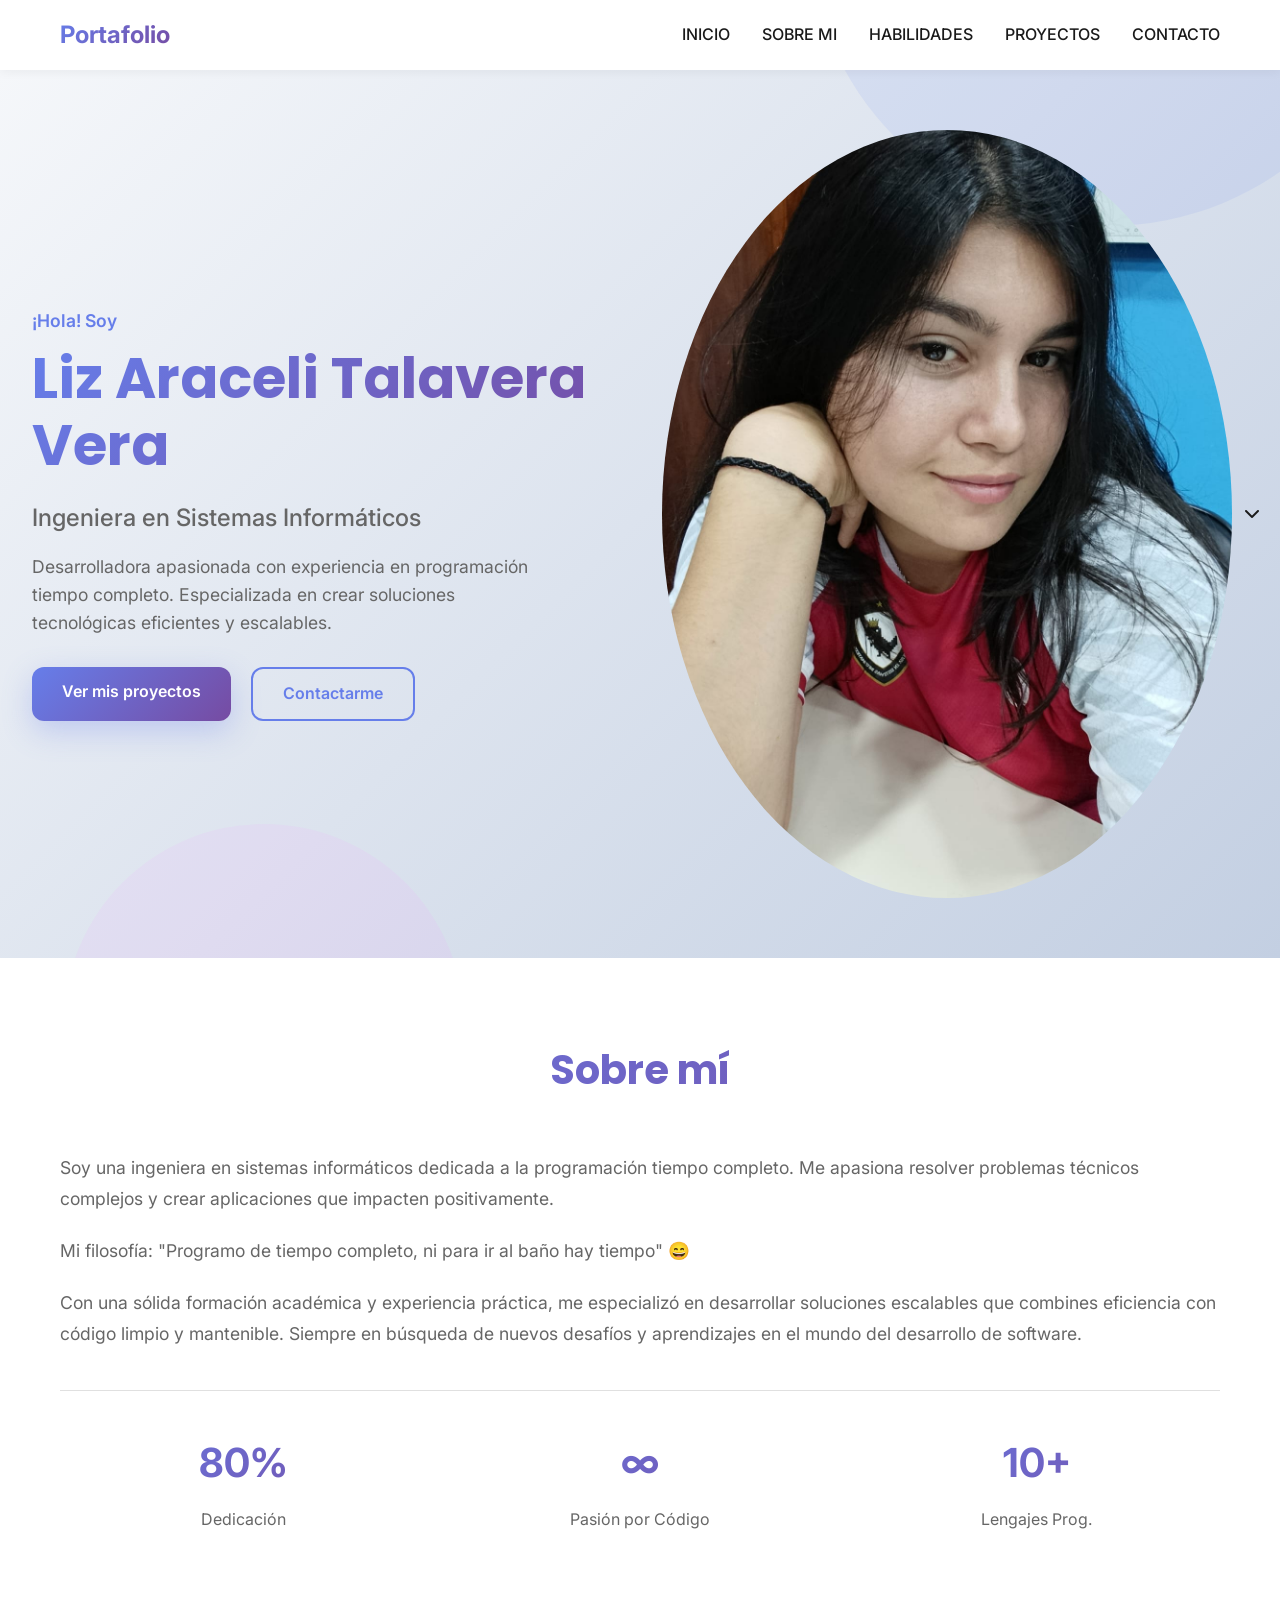
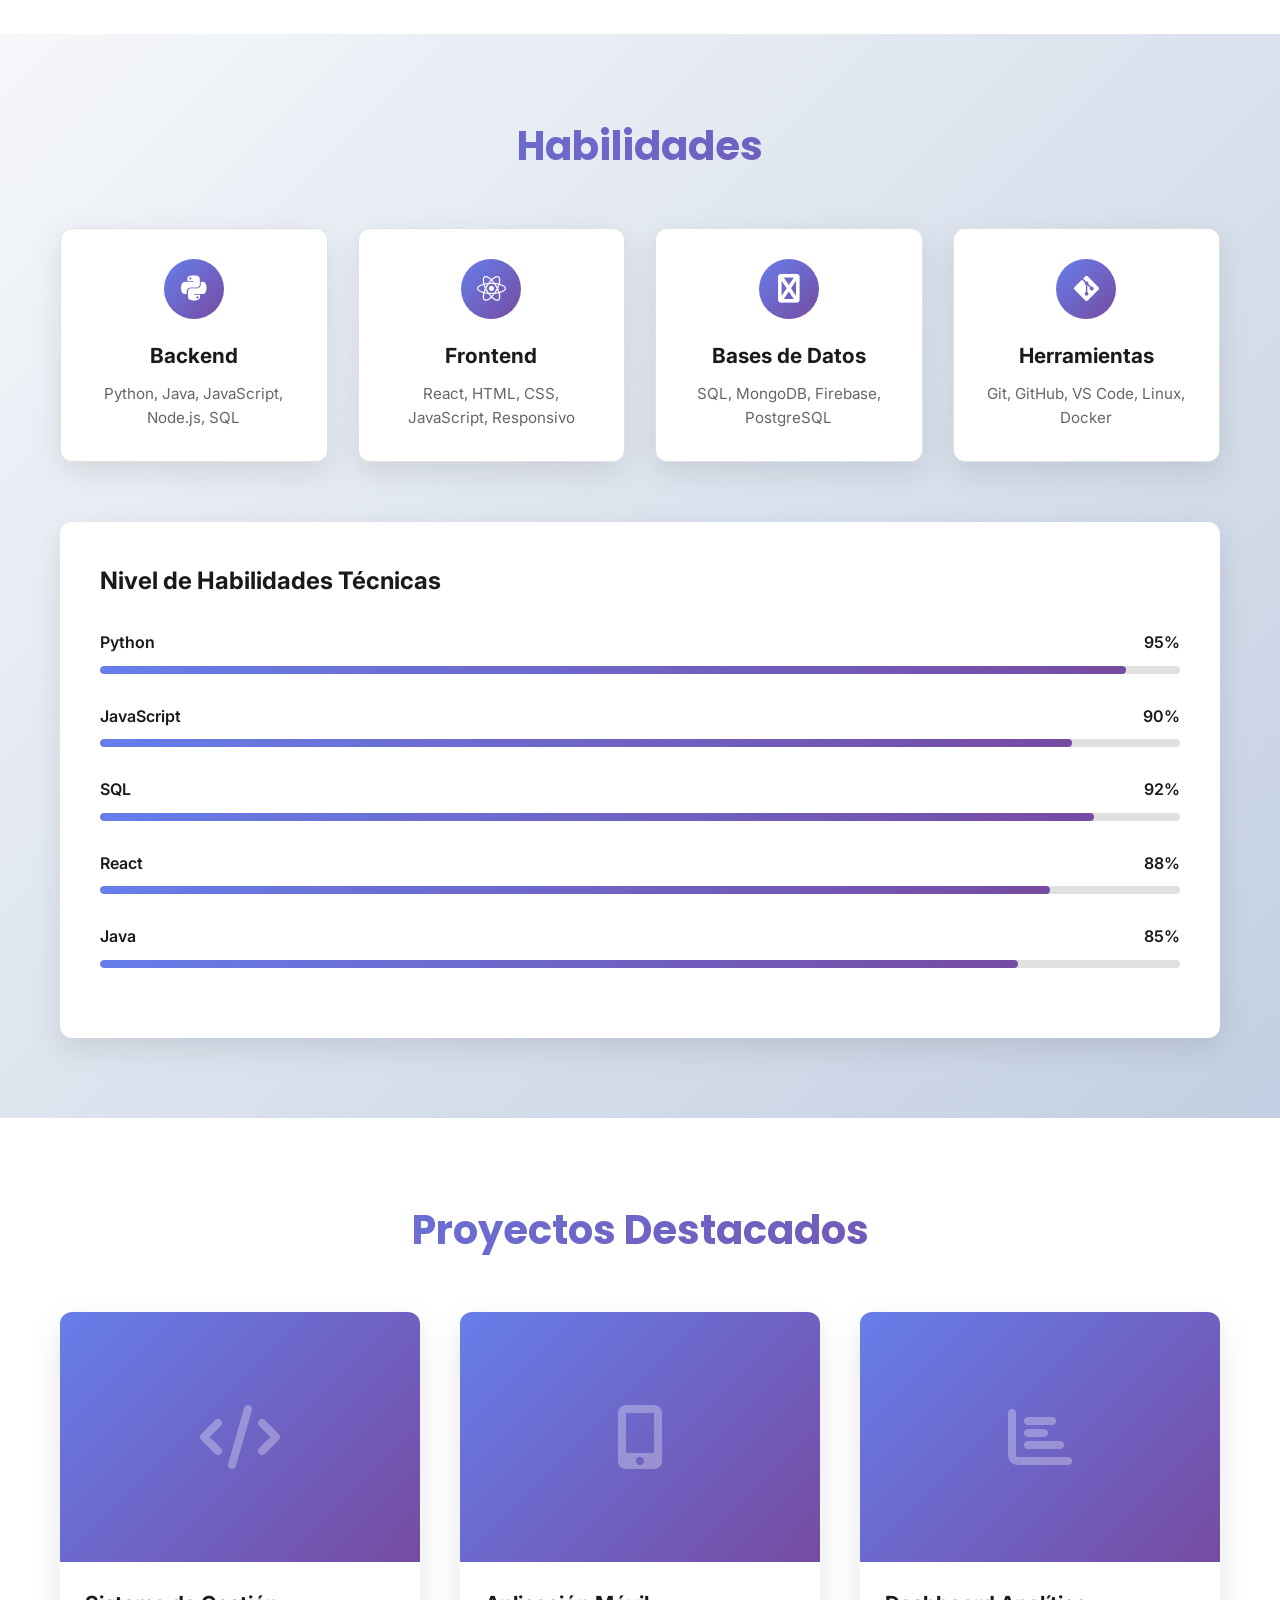
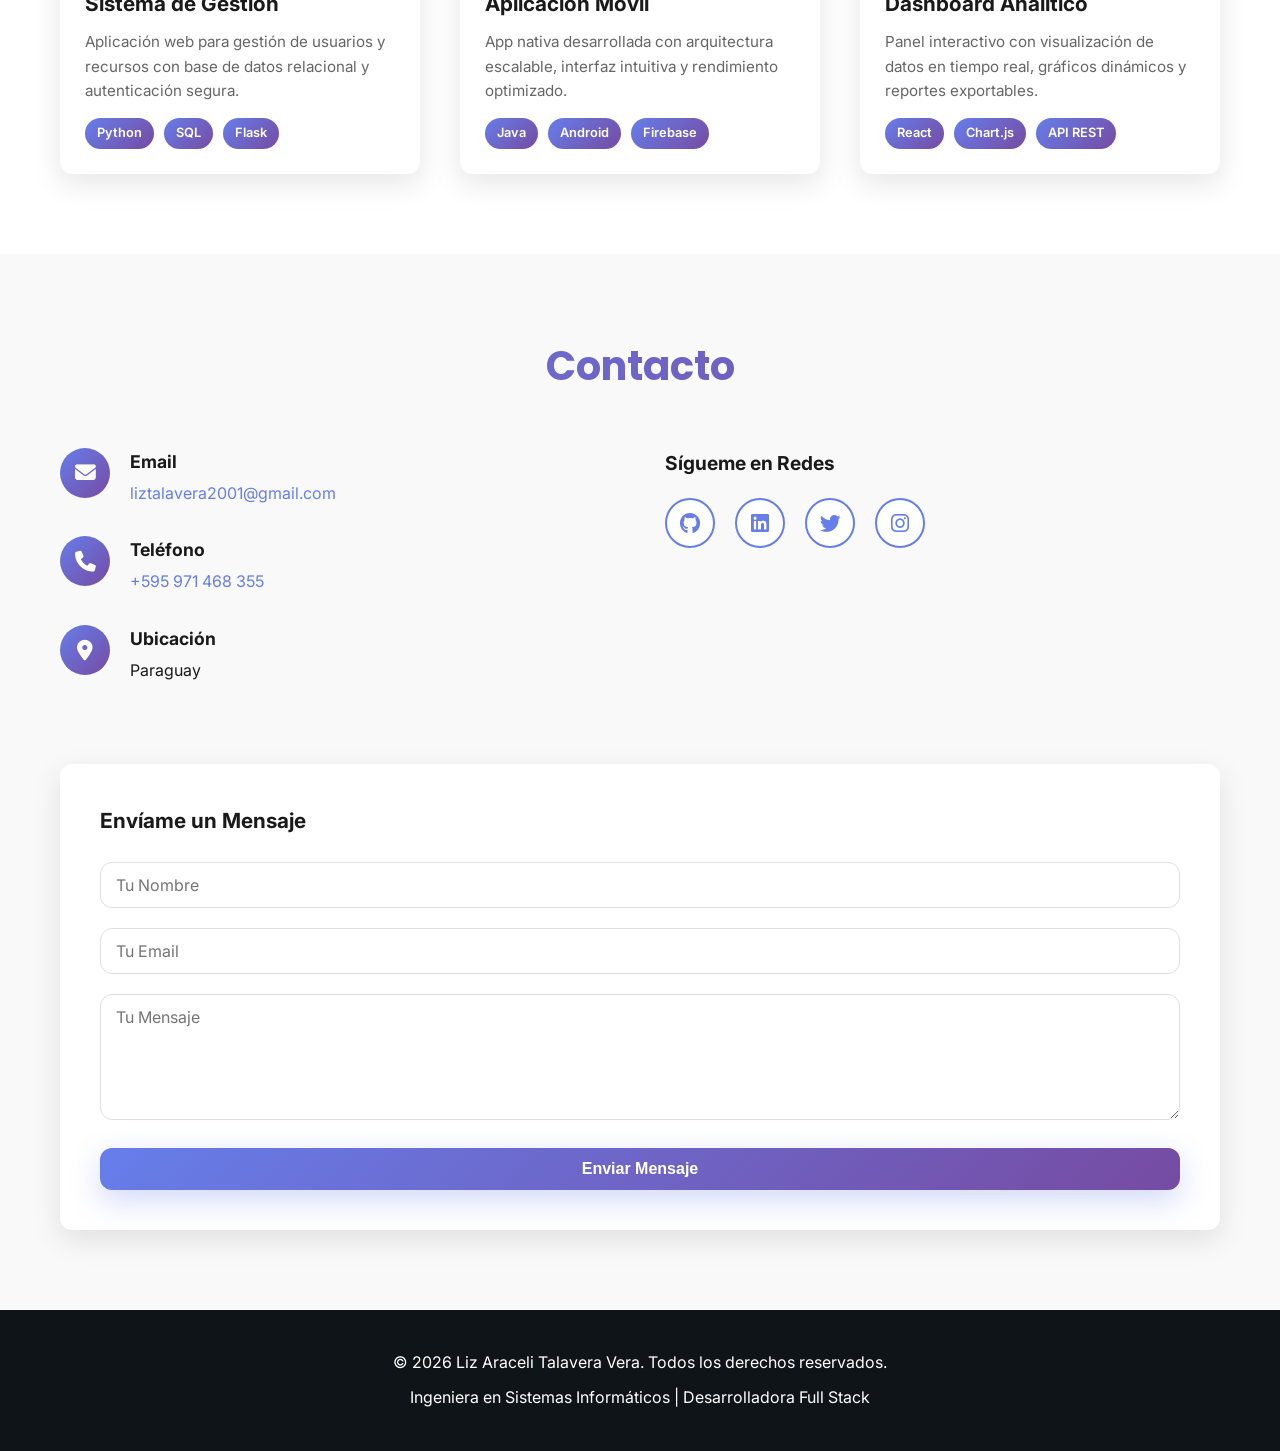
<file: index.html>
<!DOCTYPE html>
<html lang="es">
<head>
    <meta charset="UTF-8">
    <meta name="viewport" content="width=device-width, initial-scale=1.0">
    <title>Liz Araceli Talavera Vera | Ingeniera en Sistemas Informáticos</title>
    <link rel="stylesheet" href="CSS/estilos.css">
    <link rel="stylesheet" href="https://cdnjs.cloudflare.com/ajax/libs/font-awesome/6.4.0/css/all.min.css">
    <link href="https://fonts.googleapis.com/css2?family=Poppins:wght@300;400;600;700&family=Inter:wght@300;400;500;600&display=swap" rel="stylesheet">
</head>
<body>
    <!-- Navegación -->
    <nav class="navbar">
        <div class="nav-container">
            <div class="nav-brand">Portafolio</div>
            <ul class="nav-menu">
                <li><a href="#inicio" class="nav-link">INICIO</a></li>
                <li><a href="#sobre" class="nav-link">SOBRE MI</a></li>
                <li><a href="#habilidades" class="nav-link">HABILIDADES</a></li>
                <li><a href="#proyectos" class="nav-link">PROYECTOS</a></li>
                <li><a href="#contacto" class="nav-link">CONTACTO</a></li>
            </ul>
            <div class="hamburger">
                <span></span>
                <span></span>
                <span></span>
            </div>
        </div>
    </nav>

    <!-- Sección Hero / Inicio -->
    <section id="inicio" class="hero">
        <div class="hero-content">
            <div class="hero-text animate-fade-in">
                <span class="greeting">¡Hola! Soy</span>
                <h1 class="hero-title">Liz Araceli Talavera Vera</h1>
                <p class="hero-subtitle">Ingeniera en Sistemas Informáticos</p>
                <p class="hero-description">Desarrolladora apasionada con experiencia en programación tiempo completo. Especializada en crear soluciones tecnológicas eficientes y escalables.</p>
                <div class="hero-buttons">
                    <a href="#proyectos" class="btn btn-primary">Ver mis proyectos</a>
                    <a href="#contacto" class="btn btn-secondary">Contactarme</a>
                </div>
            </div>
            <div class="hero-image animate-slide-up">
                <div class="profile-avatar">
                    <img src="IMG/407e36db-68a6-4bf4-9716-3026d8a4002d.jpg" class="profile-photo" alt="Liz Araceli Talavera Vera">
                </div>
            </div>
        </div>
        <div class="scroll-indicator">
            <i class="fas fa-chevron-down"></i>
        </div>
    </section>

    <!-- Sección Sobre mí -->
    <section id="sobre" class="about">
        <div class="container">
            <h2 class="section-title">Sobre mí</h2>
            <div class="about-content">
                <div class="about-text fade-in-on-scroll">
                    <p>
                        Soy una ingeniera en sistemas informáticos dedicada a la programación tiempo completo. 
                        Me apasiona resolver problemas técnicos complejos y crear aplicaciones que impacten positivamente.
                    </p>
                    <p>
                        Mi filosofía: "Programo de tiempo completo, ni para ir al baño hay tiempo" 😄
                    </p>
                    <p>
                        Con una sólida formación académica y experiencia práctica, me especializó en desarrollar soluciones 
                        escalables que combines eficiencia con código limpio y mantenible. Siempre en búsqueda de nuevos desafíos 
                        y aprendizajes en el mundo del desarrollo de software.
                    </p>
                    <div class="about-stats">
                        <div class="stat">
                            <h3>100%</h3>
                            <p>Dedicación</p>
                        </div>
                        <div class="stat">
                            <h3>∞</h3>
                            <p>Pasión por Código</p>
                        </div>
                        <div class="stat">
                            <h3>10+</h3>
                            <p>Lengajes Prog.</p>
                        </div>
                    </div>
                </div>
            </div>
        </div>
    </section>

    <!-- Sección Habilidades -->
    <section id="habilidades" class="skills">
        <div class="container">
            <h2 class="section-title">Habilidades</h2>
            <div class="skills-grid">
                <div class="skill-card fade-in-on-scroll">
                    <div class="skill-icon">
                        <i class="fab fa-python"></i>
                    </div>
                    <h3>Backend</h3>
                    <p>Python, Java, JavaScript, Node.js, SQL</p>
                </div>
                <div class="skill-card fade-in-on-scroll">
                    <div class="skill-icon">
                        <i class="fab fa-react"></i>
                    </div>
                    <h3>Frontend</h3>
                    <p>React, HTML, CSS, JavaScript, Responsivo</p>
                </div>
                <div class="skill-card fade-in-on-scroll">
                    <div class="skill-icon">
                        <i class="fab fa-database"></i>
                    </div>
                    <h3>Bases de Datos</h3>
                    <p>SQL, MongoDB, Firebase, PostgreSQL</p>
                </div>
                <div class="skill-card fade-in-on-scroll">
                    <div class="skill-icon">
                        <i class="fab fa-git-alt"></i>
                    </div>
                    <h3>Herramientas</h3>
                    <p>Git, GitHub, VS Code, Linux, Docker</p>
                </div>
            </div>

            <div class="skills-technical">
                <h3>Nivel de Habilidades Técnicas</h3>
                <div class="skill-bar fade-in-on-scroll">
                    <div class="skill-label">
                        <span>Python</span>
                        <span>95%</span>
                    </div>
                    <div class="progress-bar">
                        <div class="progress" style="width: 95%"></div>
                    </div>
                </div>
                <div class="skill-bar fade-in-on-scroll">
                    <div class="skill-label">
                        <span>JavaScript</span>
                        <span>90%</span>
                    </div>
                    <div class="progress-bar">
                        <div class="progress" style="width: 90%"></div>
                    </div>
                </div>
                <div class="skill-bar fade-in-on-scroll">
                    <div class="skill-label">
                        <span>SQL</span>
                        <span>92%</span>
                    </div>
                    <div class="progress-bar">
                        <div class="progress" style="width: 92%"></div>
                    </div>
                </div>
                <div class="skill-bar fade-in-on-scroll">
                    <div class="skill-label">
                        <span>React</span>
                        <span>88%</span>
                    </div>
                    <div class="progress-bar">
                        <div class="progress" style="width: 88%"></div>
                    </div>
                </div>
                <div class="skill-bar fade-in-on-scroll">
                    <div class="skill-label">
                        <span>Java</span>
                        <span>85%</span>
                    </div>
                    <div class="progress-bar">
                        <div class="progress" style="width: 85%"></div>
                    </div>
                </div>
            </div>
        </div>
    </section>

    <!-- Sección Proyectos -->
    <section id="proyectos" class="projects">
        <div class="container">
            <h2 class="section-title">Proyectos Destacados</h2>
            <div class="projects-grid">
                <div class="project-card fade-in-on-scroll">
                    <div class="project-image">
                        <div class="project-placeholder">
                            <i class="fas fa-code"></i>
                        </div>
                        <div class="project-overlay">
                            <a href="#" class="btn btn-small">Ver Detalles</a>
                        </div>
                    </div>
                    <div class="project-content">
                        <h3>Sistema de Gestión</h3>
                        <p>Aplicación web para gestión de usuarios y recursos con base de datos relacional y autenticación segura.</p>
                        <div class="project-tags">
                            <span class="tag">Python</span>
                            <span class="tag">SQL</span>
                            <span class="tag">Flask</span>
                        </div>
                    </div>
                </div>

                <div class="project-card fade-in-on-scroll">
                    <div class="project-image">
                        <div class="project-placeholder">
                            <i class="fas fa-mobile-alt"></i>
                        </div>
                        <div class="project-overlay">
                            <a href="#" class="btn btn-small">Ver Detalles</a>
                        </div>
                    </div>
                    <div class="project-content">
                        <h3>Aplicación Móvil</h3>
                        <p>App nativa desarrollada con arquitectura escalable, interfaz intuitiva y rendimiento optimizado.</p>
                        <div class="project-tags">
                            <span class="tag">Java</span>
                            <span class="tag">Android</span>
                            <span class="tag">Firebase</span>
                        </div>
                    </div>
                </div>

                <div class="project-card fade-in-on-scroll">
                    <div class="project-image">
                        <div class="project-placeholder">
                            <i class="fas fa-chart-bar"></i>
                        </div>
                        <div class="project-overlay">
                            <a href="#" class="btn btn-small">Ver Detalles</a>
                        </div>
                    </div>
                    <div class="project-content">
                        <h3>Dashboard Analítico</h3>
                        <p>Panel interactivo con visualización de datos en tiempo real, gráficos dinámicos y reportes exportables.</p>
                        <div class="project-tags">
                            <span class="tag">React</span>
                            <span class="tag">Chart.js</span>
                            <span class="tag">API REST</span>
                        </div>
                    </div>
                </div>
            </div>
        </div>
    </section>

    <!-- Sección Contacto -->
    <section id="contacto" class="contact">
        <div class="container">
            <h2 class="section-title">Contacto</h2>
            <div class="contact-content">
                <div class="contact-info fade-in-on-scroll">
                    <div class="info-item">
                        <div class="info-icon">
                            <i class="fas fa-envelope"></i>
                        </div>
                        <div>
                            <h4>Email</h4>
                            <p><a href="mailto:liztalavera2001@gmail.com">liztalavera2001@gmail.com</a></p>
                        </div>
                    </div>
                    <div class="info-item">
                        <div class="info-icon">
                            <i class="fas fa-phone"></i>
                        </div>
                        <div>
                            <h4>Teléfono</h4>
                            <p><a href="tel:+595971468355">+595 971 468 355</a></p>
                        </div>
                    </div>
                    <div class="info-item">
                        <div class="info-icon">
                            <i class="fas fa-map-marker-alt"></i>
                        </div>
                        <div>
                            <h4>Ubicación</h4>
                            <p>Paraguay</p>
                        </div>
                    </div>
                </div>

                <div class="social-links fade-in-on-scroll">
                    <h4>Sígueme en Redes</h4>
                    <div class="social-icons">
                        <a href="https://github.com" class="social-icon" title="GitHub" target="_blank" rel="noopener noreferrer">
                            <i class="fab fa-github"></i>
                        </a>
                        <a href="https://linkedin.com" class="social-icon" title="LinkedIn" target="_blank" rel="noopener noreferrer">
                            <i class="fab fa-linkedin"></i>
                        </a>
                        <a href="https://twitter.com" class="social-icon" title="Twitter" target="_blank" rel="noopener noreferrer">
                            <i class="fab fa-twitter"></i>
                        </a>
                        <a href="https://instagram.com" class="social-icon" title="Instagram" target="_blank" rel="noopener noreferrer">
                            <i class="fab fa-instagram"></i>
                        </a>
                    </div>
                </div>
            </div>

            <form class="contact-form fade-in-on-scroll">
                <h4>Envíame un Mensaje</h4>
                <div class="form-group">
                    <input type="text" placeholder="Tu Nombre" required>
                </div>
                <div class="form-group">
                    <input type="email" placeholder="Tu Email" required>
                </div>
                <div class="form-group">
                    <textarea placeholder="Tu Mensaje" rows="5" required></textarea>
                </div>
                <button type="submit" class="btn btn-primary">Enviar Mensaje</button>
            </form>
        </div>
    </section>

    <!-- Footer -->
    <footer class="footer">
        <div class="container">
            <p>&copy; 2026 Liz Araceli Talavera Vera. Todos los derechos reservados.</p>
            <p>Ingeniera en Sistemas Informáticos | Desarrolladora Full Stack</p>
        </div>
    </footer>

    <script src="JAVASCRIPT/script.js"></script>
</body>
</html>
</file>
<file: CSS/estilos.css>
/* ===== CSS VARIABLES ===== */
:root {
    --primary-color: #667eea;
    --secondary-color: #764ba2;
    --accent-color: #f093fb;
    --dark-bg: #0f1419;
    --light-bg: #ffffff;
    --text-primary: #1a1a1a;
    --text-secondary: #666666;
    --border-color: #e0e0e0;
    --radius: 12px;
    --transition: all 0.3s cubic-bezier(0.4, 0, 0.2, 1);
    --shadow: 0 10px 30px rgba(0, 0, 0, 0.1);
    --shadow-lg: 0 20px 60px rgba(0, 0, 0, 0.15);
}

/* ===== ESTILOS GLOBALES ===== */
* {
    margin: 0;
    padding: 0;
    box-sizing: border-box;
}

html {
    scroll-behavior: smooth;
}

body {
    font-family: 'Inter', sans-serif;
    color: var(--text-primary);
    background-color: var(--light-bg);
    line-height: 1.6;
    overflow-x: hidden;
}

.container {
    max-width: 1200px;
    margin: 0 auto;
    padding: 0 20px;
}

/* ===== NAVEGACIÓN ===== */
.navbar {
    position: fixed;
    top: 0;
    left: 0;
    right: 0;
    background: rgba(255, 255, 255, 0.95);
    backdrop-filter: blur(10px);
    z-index: 1000;
    box-shadow: 0 2px 10px rgba(0, 0, 0, 0.05);
}

.nav-container {
    max-width: 1200px;
    margin: 0 auto;
    padding: 0 20px;
    display: flex;
    justify-content: space-between;
    align-items: center;
    height: 70px;
}

.nav-brand {
    font-size: 1.5rem;
    font-weight: 700;
    background: linear-gradient(135deg, var(--primary-color), var(--secondary-color));
    -webkit-background-clip: text;
    -webkit-text-fill-color: transparent;
    background-clip: text;
}

.nav-menu {
    display: flex;
    list-style: none;
    gap: 2rem;
    align-items: center;
}

.nav-link {
    text-decoration: none;
    color: var(--text-primary);
    font-weight: 500;
    position: relative;
    transition: var(--transition);
}

.nav-link::after {
    content: '';
    position: absolute;
    bottom: -5px;
    left: 0;
    width: 0;
    height: 2px;
    background: linear-gradient(135deg, var(--primary-color), var(--secondary-color));
    transition: width 0.3s ease;
}

.nav-link:hover::after {
    width: 100%;
}

.hamburger {
    display: none;
    flex-direction: column;
    cursor: pointer;
    gap: 6px;
}

.hamburger span {
    width: 25px;
    height: 3px;
    background-color: var(--text-primary);
    border-radius: 2px;
    transition: var(--transition);
}

/* ===== SECCIÓN HERO ===== */
.hero {
    margin-top: 70px;
    min-height: calc(100vh - 70px);
    background: linear-gradient(135deg, #f5f7fa 0%, #c3cfe2 100%);
    display: flex;
    align-items: center;
    padding: 60px 20px;
    position: relative;
    overflow: hidden;
}

.hero::before {
    content: '';
    position: absolute;
    top: -50%;
    right: -10%;
    width: 600px;
    height: 600px;
    background: rgba(102, 126, 234, 0.1);
    border-radius: 50%;
    animation: float 6s ease-in-out infinite;
}

.hero::after {
    content: '';
    position: absolute;
    bottom: -30%;
    left: 5%;
    width: 400px;
    height: 400px;
    background: rgba(240, 147, 251, 0.1);
    border-radius: 50%;
    animation: float 8s ease-in-out infinite reverse;
}

@keyframes float {
    0%, 100% { transform: translateY(0px); }
    50% { transform: translateY(30px); }
}

.hero-content {
    max-width: 1200px;
    margin: 0 auto;
    display: grid;
    grid-template-columns: 1fr 1fr;
    gap: 60px;
    align-items: center;
    position: relative;
    z-index: 1;
}

.hero-text span {
    color: var(--primary-color);
    font-size: 1.1rem;
    font-weight: 600;
}

.hero-title {
    font-size: 3.5rem;
    font-family: 'Poppins', sans-serif;
    font-weight: 700;
    line-height: 1.2;
    margin: 10px 0 20px;
    background: linear-gradient(135deg, var(--primary-color), var(--secondary-color));
    -webkit-background-clip: text;
    -webkit-text-fill-color: transparent;
    background-clip: text;
}

.hero-subtitle {
    font-size: 1.5rem;
    color: var(--text-secondary);
    margin-bottom: 15px;
    font-weight: 500;
}

.hero-description {
    font-size: 1.1rem;
    color: var(--text-secondary);
    margin-bottom: 30px;
    max-width: 500px;
}

.hero-buttons {
    display: flex;
    gap: 20px;
    flex-wrap: wrap;
}

.btn {
    display: inline-block;
    padding: 12px 30px;
    border-radius: var(--radius);
    text-decoration: none;
    font-weight: 600;
    transition: var(--transition);
    border: none;
    cursor: pointer;
    font-size: 1rem;
    text-align: center;
}

.btn-primary {
    background: linear-gradient(135deg, var(--primary-color), var(--secondary-color));
    color: white;
    box-shadow: 0 10px 30px rgba(102, 126, 234, 0.3);
}

.btn-primary:hover {
    transform: translateY(-3px);
    box-shadow: 0 15px 40px rgba(102, 126, 234, 0.4);
}

.btn-secondary {
    background: transparent;
    color: var(--primary-color);
    border: 2px solid var(--primary-color);
}

.btn-secondary:hover {
    background: var(--primary-color);
    color: white;
    transform: translateY(-3px);
}

.btn-small {
    padding: 10px 20px;
    font-size: 0.9rem;
}

.hero-image {
    position: relative;
    display: flex;
    justify-content: center;
}

.profile-avatar {
    }

    .profile-photo {
        width: 100%;
        height: 100%;
        object-fit: cover;
        border-radius: 50%;
        box-shadow: none;
    }
    width: 180px;
    height: 180px;
    border-radius: 50%;
    background: linear-gradient(135deg, var(--primary-color), var(--secondary-color));
    display: flex;
    align-items: center;
    justify-content: center;
    font-size: 150px;
    color: white;
    box-shadow: var(--shadow-lg);
    border: 8px solid white;
    animation: float 4s ease-in-out infinite;
}

.scroll-indicator {
    position: absolute;
    bottom: 30px;
    left: 50%;
    transform: translateX(-50%);
    font-size: 2rem;
    color: var(--primary-color);
    animation: bounce 2s infinite;
    z-index: 2;
}

@keyframes bounce {
    0%, 100% { transform: translateX(-50%) translateY(0); }
    50% { transform: translateX(-50%) translateY(10px); }
}

/* ===== ANIMACIONES DE ENTRADA ===== */
.animate-fade-in {
    animation: fadeIn 0.8s ease-out;
}

.animate-slide-up {
    animation: slideUp 0.8s ease-out;
}

@keyframes fadeIn {
    from {
        opacity: 0;
    }
    to {
        opacity: 1;
    }
}

@keyframes slideUp {
    from {
        opacity: 0;
        transform: translateY(30px);
    }
    to {
        opacity: 1;
        transform: translateY(0);
    }
}

/* ===== SECCIONES GENERALES ===== */
section {
    padding: 80px 20px;
}

.section-title {
    font-size: 2.5rem;
    font-family: 'Poppins', sans-serif;
    font-weight: 700;
    text-align: center;
    margin-bottom: 50px;
    background: linear-gradient(135deg, var(--primary-color), var(--secondary-color));
    -webkit-background-clip: text;
    -webkit-text-fill-color: transparent;
    background-clip: text;
}

/* ===== SECCIÓN SOBRE MÍ ===== */
.about {
    background: var(--light-bg);
}

.about-text p {
    font-size: 1.1rem;
    color: var(--text-secondary);
    margin-bottom: 20px;
    line-height: 1.8;
}

.about-stats {
    display: grid;
    grid-template-columns: repeat(3, 1fr);
    gap: 30px;
    margin-top: 40px;
    padding-top: 40px;
    border-top: 1px solid var(--border-color);
}

.stat {
    text-align: center;
}

.stat h3 {
    font-size: 2.5rem;
    background: linear-gradient(135deg, var(--primary-color), var(--secondary-color));
    -webkit-background-clip: text;
    -webkit-text-fill-color: transparent;
    background-clip: text;
    margin-bottom: 10px;
}

.stat p {
    color: var(--text-secondary);
    font-size: 1rem;
}

/* ===== SECCIÓN HABILIDADES ===== */
.skills {
    background: linear-gradient(135deg, #f5f7fa 0%, #c3cfe2 100%);
}

.skills-grid {
    display: grid;
    grid-template-columns: repeat(auto-fit, minmax(250px, 1fr));
    gap: 30px;
    margin-bottom: 60px;
}

.skill-card {
    background: white;
    padding: 30px;
    border-radius: var(--radius);
    text-align: center;
    box-shadow: var(--shadow);
    transition: var(--transition);
    border: 1px solid var(--border-color);
}

.skill-card:hover {
    transform: translateY(-10px);
    box-shadow: var(--shadow-lg);
    border-color: var(--primary-color);
}

.skill-icon {
    width: 60px;
    height: 60px;
    background: linear-gradient(135deg, var(--primary-color), var(--secondary-color));
    border-radius: 50%;
    display: flex;
    align-items: center;
    justify-content: center;
    font-size: 1.8rem;
    color: white;
    margin: 0 auto 20px;
}

.skill-card h3 {
    font-size: 1.3rem;
    margin-bottom: 10px;
}

.skill-card p {
    color: var(--text-secondary);
    font-size: 0.95rem;
}

.skills-technical {
    background: white;
    padding: 40px;
    border-radius: var(--radius);
    box-shadow: var(--shadow);
}

.skills-technical h3 {
    margin-bottom: 30px;
    font-size: 1.5rem;
}

.skill-bar {
    margin-bottom: 30px;
}

.skill-label {
    display: flex;
    justify-content: space-between;
    margin-bottom: 10px;
    font-weight: 600;
}

.progress-bar {
    width: 100%;
    height: 8px;
    background-color: #e0e0e0;
    border-radius: 10px;
    overflow: hidden;
}

.progress {
    height: 100%;
    background: linear-gradient(90deg, var(--primary-color), var(--secondary-color));
    border-radius: 10px;
    animation: progressAnimation 1.5s ease-out;
}

@keyframes progressAnimation {
    from {
        width: 0;
    }
}

/* ===== SECCIÓN PROYECTOS ===== */
.projects {
    background: white;
}

.projects-grid {
    display: grid;
    grid-template-columns: repeat(auto-fit, minmax(300px, 1fr));
    gap: 40px;
}

.project-card {
    border-radius: var(--radius);
    overflow: hidden;
    box-shadow: var(--shadow);
    transition: var(--transition);
    cursor: pointer;
}

.project-card:hover {
    transform: translateY(-10px);
    box-shadow: var(--shadow-lg);
}

.project-image {
    position: relative;
    overflow: hidden;
    height: 250px;
    background: linear-gradient(135deg, var(--primary-color), var(--secondary-color));
}

.project-placeholder {
    width: 100%;
    height: 100%;
    display: flex;
    align-items: center;
    justify-content: center;
    font-size: 4rem;
    color: rgba(255, 255, 255, 0.3);
}

.project-overlay {
    position: absolute;
    top: 0;
    left: 0;
    right: 0;
    bottom: 0;
    background: rgba(0, 0, 0, 0.7);
    display: flex;
    align-items: center;
    justify-content: center;
    opacity: 0;
    transition: var(--transition);
}

.project-card:hover .project-overlay {
    opacity: 1;
}

.project-content {
    padding: 25px;
}

.project-content h3 {
    font-size: 1.3rem;
    margin-bottom: 10px;
}

.project-content p {
    color: var(--text-secondary);
    font-size: 0.95rem;
    margin-bottom: 15px;
}

.project-tags {
    display: flex;
    gap: 10px;
    flex-wrap: wrap;
}

.tag {
    display: inline-block;
    background: linear-gradient(135deg, var(--primary-color), var(--secondary-color));
    color: white;
    padding: 5px 12px;
    border-radius: 20px;
    font-size: 0.8rem;
    font-weight: 600;
}

/* ===== SECCIÓN CONTACTO ===== */
.contact {
    background: #f9f9f9;
}

.contact-content {
    display: grid;
    grid-template-columns: 1fr 1fr;
    gap: 50px;
    margin-bottom: 50px;
}

.info-item {
    display: flex;
    gap: 20px;
    margin-bottom: 30px;
}

.info-icon {
    width: 50px;
    height: 50px;
    background: linear-gradient(135deg, var(--primary-color), var(--secondary-color));
    border-radius: 50%;
    display: flex;
    align-items: center;
    justify-content: center;
    color: white;
    font-size: 1.3rem;
    flex-shrink: 0;
}

.info-item h4 {
    font-size: 1.1rem;
    margin-bottom: 5px;
}

.info-item a {
    color: var(--primary-color);
    text-decoration: none;
    transition: var(--transition);
}

.info-item a:hover {
    text-decoration: underline;
}

.social-links h4 {
    font-size: 1.2rem;
    margin-bottom: 20px;
}

.social-icons {
    display: flex;
    gap: 20px;
    flex-wrap: wrap;
}

.social-icon {
    width: 50px;
    height: 50px;
    background: white;
    border: 2px solid var(--primary-color);
    border-radius: 50%;
    display: flex;
    align-items: center;
    justify-content: center;
    color: var(--primary-color);
    font-size: 1.3rem;
    transition: var(--transition);
    cursor: pointer;
    text-decoration: none;
}

.social-icon:hover {
    background: linear-gradient(135deg, var(--primary-color), var(--secondary-color));
    color: white;
    transform: translateY(-5px);
}

.contact-form {
    background: white;
    padding: 40px;
    border-radius: var(--radius);
    box-shadow: var(--shadow);
    grid-column: 1 / -1;
}

.contact-form h4 {
    font-size: 1.3rem;
    margin-bottom: 25px;
}

.form-group {
    margin-bottom: 20px;
}

.contact-form input,
.contact-form textarea {
    width: 100%;
    padding: 12px 15px;
    border: 1px solid var(--border-color);
    border-radius: var(--radius);
    font-family: 'Inter', sans-serif;
    font-size: 1rem;
    transition: var(--transition);
}

.contact-form input:focus,
.contact-form textarea:focus {
    outline: none;
    border-color: var(--primary-color);
    box-shadow: 0 0 0 3px rgba(102, 126, 234, 0.1);
}

.contact-form button {
    width: 100%;
}

/* ===== FOOTER ===== */
.footer {
    background: var(--dark-bg);
    color: white;
    padding: 30px 20px;
    text-align: center;
}

.footer p {
    margin: 10px 0;
}

/* ===== ANIMACIÓN ON SCROLL ===== */
.fade-in-on-scroll {
    opacity: 0;
    animation: fadeInScroll 0.8s ease-out forwards;
    animation-play-state: paused;
}

.fade-in-on-scroll.animate {
    animation-play-state: running;
}

@keyframes fadeInScroll {
    from {
        opacity: 0;
        transform: translateY(30px);
    }
    to {
        opacity: 1;
        transform: translateY(0);
    }
}

/* ===== RESPONSIVE ===== */
@media (max-width: 768px) {
    .nav-menu {
        display: none;
        position: absolute;
        top: 70px;
        left: 0;
        right: 0;
        flex-direction: column;
        background: white;
        padding: 20px;
        gap: 1rem;
        box-shadow: var(--shadow);
    }

    .nav-menu.active {
        display: flex;
    }

    .hamburger {
        display: flex;
    }

    .hamburger.active span:nth-child(1) {
        transform: rotate(45deg) translate(8px, 8px);
    }

    .hamburger.active span:nth-child(2) {
        opacity: 0;
    }

    .hamburger.active span:nth-child(3) {
        transform: rotate(-45deg) translate(7px, -7px);
    }

    .hero-content {
        grid-template-columns: 1fr;
        gap: 30px;
    }

    .hero-title {
        font-size: 2.2rem;
    }

    .hero-subtitle {
        font-size: 1.2rem;
    }

    .hero-buttons {
        flex-direction: column;
    }

    .btn {
        width: 100%;
    }

    .about-stats {
        grid-template-columns: 1fr;
    }

    .contact-content {
        grid-template-columns: 1fr;
        gap: 30px;
    }

    .contact-form {
        grid-column: 1;
    }

    .skills-grid {
        grid-template-columns: 1fr;
    }

    .section-title {
        font-size: 1.8rem;
    }

    section {
        padding: 50px 20px;
    }
}

@media (max-width: 480px) {
    .hero {
        padding: 30px 15px;
    }

    .hero-title {
        font-size: 1.8rem;
    }

    .hero-subtitle {
        font-size: 1rem;
    }

    .hero-description {
        font-size: 0.95rem;
    }

    .profile-avatar {
        width: 200px;
        height: 200px;
        font-size: 100px;
    }

    .hero-buttons {
        font-size: 0.9rem;
    }

    .btn {
        padding: 10px 20px;
    }

    .projects-grid {
        grid-template-columns: 1fr;
    }

    .skill-card {
        padding: 20px;
    }

    .nav-brand {
        font-size: 1.2rem;
    }

    .section-title {
        font-size: 1.5rem;
    }
}
</file>
